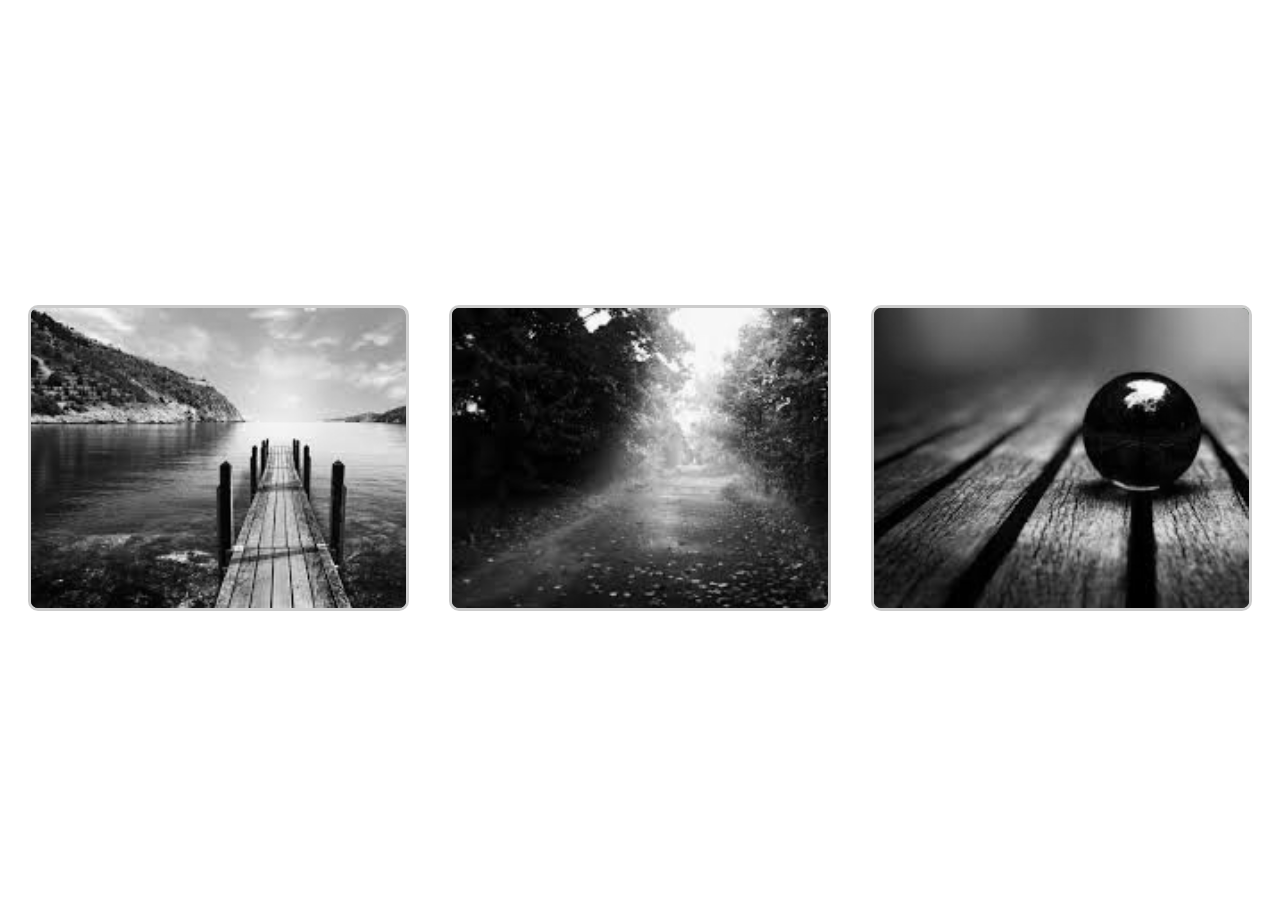
<file: Img_hover/index.html>
<!DOCTYPE html>
<html lang="en" dir="ltr">
<head>
    <meta charset="utf-8">
    <meta name="viewport" content="width-device-width,inital-scale=1">
    <title>IMG_Hover</title>
    <link rel="stylesheet" href="./style.css">
</head>
<body>
    <div class="image-hover">
    <div class="image">
        <img src="sample1.jpg" alt="sample">
    </div>
    <div class="image">
        <img src="sample2.jpg" alt="sample">
    </div>
    <div class="image">
        <img src="sample3.jpg" alt="sample">
    </div>
    </div>
</body>
</html>
</file>
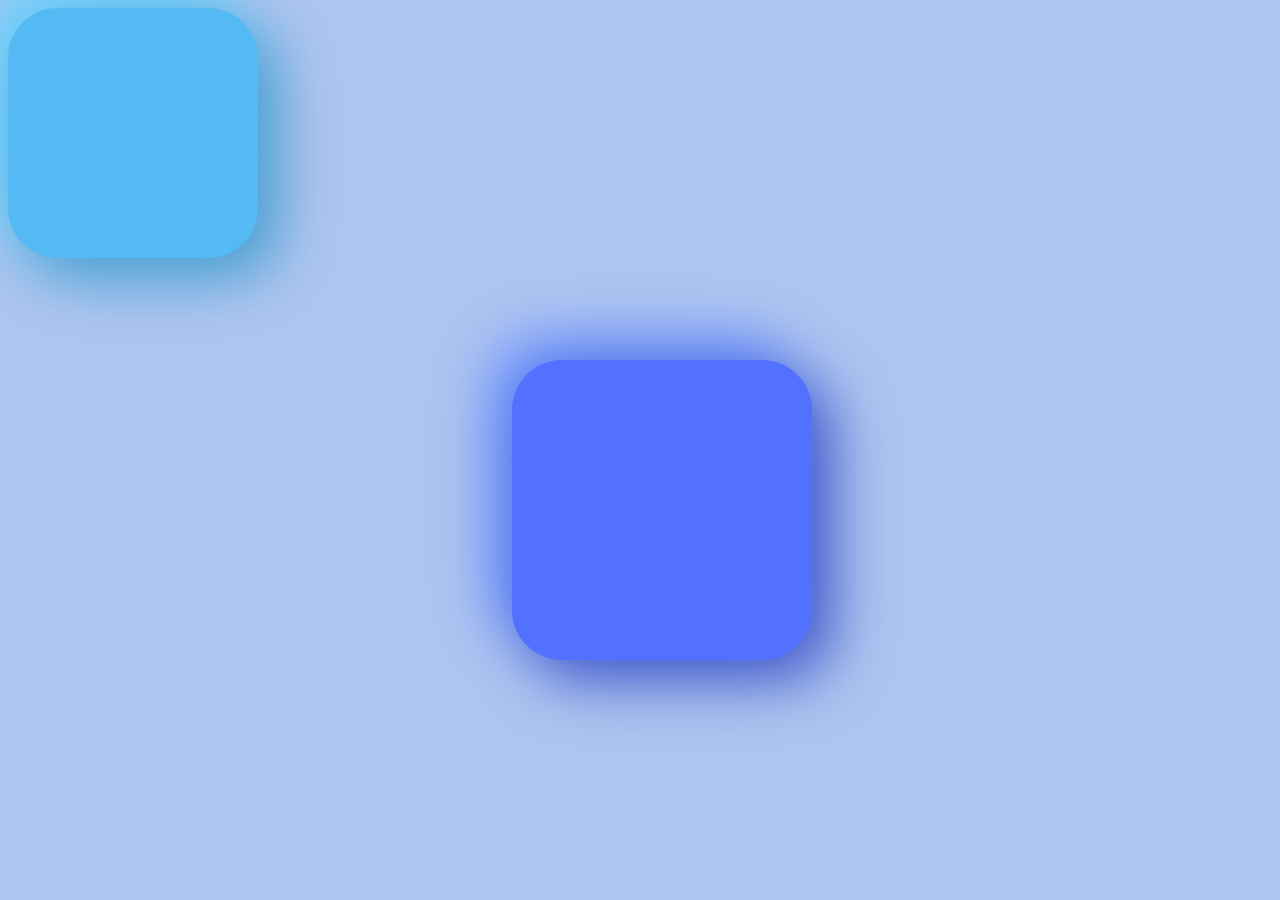
<file: Soft_UI/index.html>
<!DOCTYPE html>
<html lang="en">
<head>
    <meta charset="UTF-8">
    <meta name="viewport" content="width=device-width, initial-scale=1.0">
    <link rel="stylesheet" href="./style.css">
    <title>Soft UI</title>
</head>
<body>
    <div class="soft-ui"></div>
    <div class="copy-ui"></div>
</body>
</html>
</file>
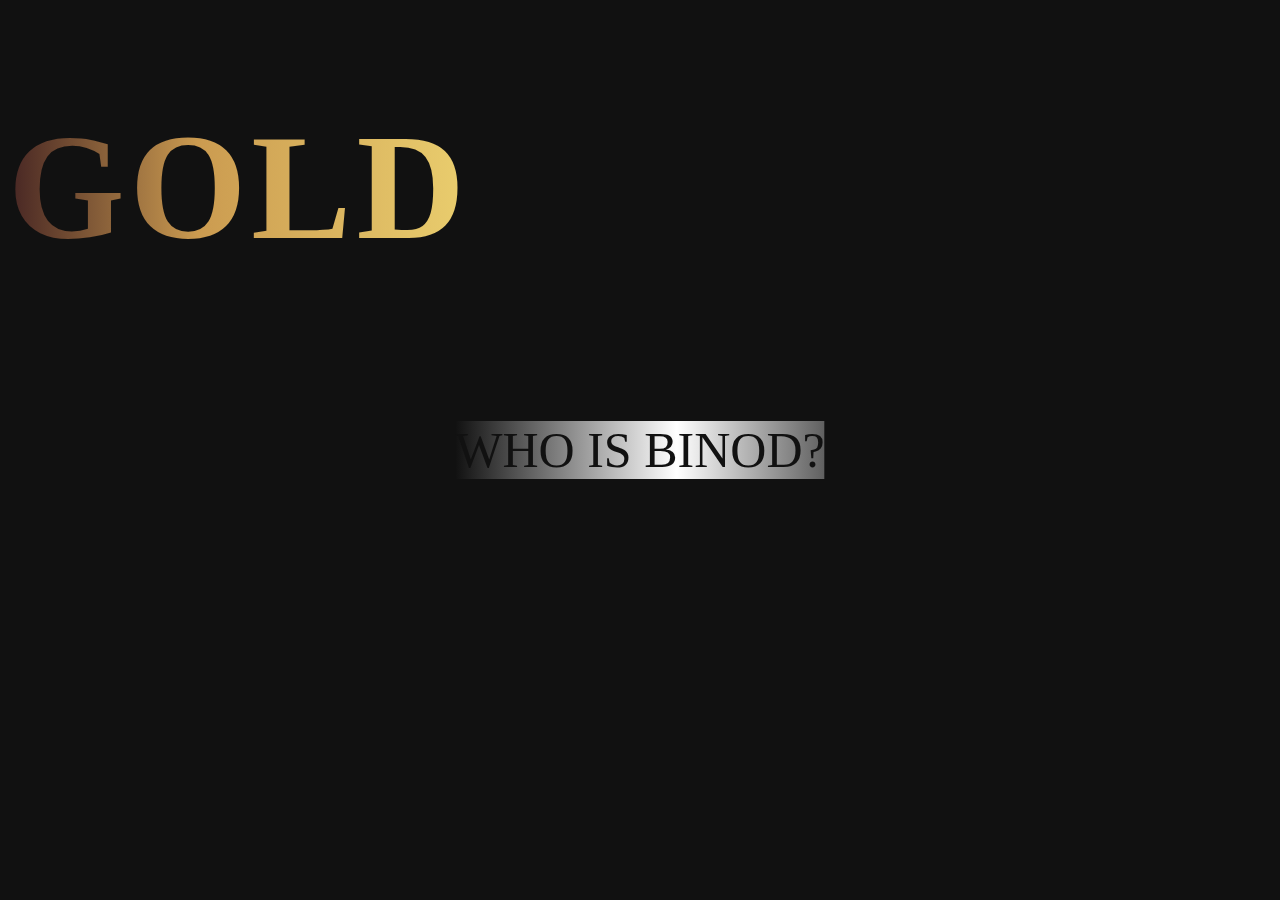
<file: Text_effects/index.html>
<!DOCTYPE html>
<html lang="en">
<head>
    <meta charset="UTF-8">
    <meta name="viewport" content="width=device-width, initial-scale=1.0">
    <link rel="stylesheet" href="./style.css">
    <title>Text Effects</title>
</head>
<body>
    <h1 class="gold">GOLD</h1>
    <h1 class="shine">Who is Binod?</h1>
</body>
</html>
</file>
<file: Img_hover/style.css>
.image-hover{
        margin:0;
        padding:0;
        /* 100% */
        height: 100vh;
        display:flex;
        align-items: center;
        justify-content: center;
        /* background: #333; */
    }
    .image{
        width: auto;
        height: 33.33%;
        overflow: hidden;
        cursor: pointer;
        position: sticky;
        margin: 0 20px;
        border-radius: 10px;
        border: 3px solid #cccccc;
    }
    .image img{
        width: 100%;
        height: 100%;
    }
    .image::before{
        content: " ";
        position: absolute;
        left: 0;
        top: 0;
        width: 100%;
        height: 100%;
        background-size: cover;
        filter: grayscale(100%);
        transition: .5s linear;
    }
    .image:hover::before{
        width: 0;
    }
    .image:nth-child(1)::before{
        background-image: url('sample1.jpg');
    }
    .image:nth-child(2)::before{
        background-image: url('sample2.jpg');
    }
    .image:nth-child(3)::before{
        background-image: url('sample3.jpg');
    }
</file>
<file: Soft_UI/style.css>
body{
    background-color: rgb(174, 197, 240);
}
.soft-ui{
    position: absolute;
    cursor: pointer;
    width: 300px;height: 300px;
    top: 40%; left: 40%;
    background: #5271ff;
    box-shadow: 20px 20px 61px #4159c9,
                -20px -20px 61px #6389ff;
    border-radius: 50px;

}

.copy-ui{
    height: 250px;width: 250px;

    border-radius: 50px;
    background: #55b9f3;
    box-shadow:  20px 20px 60px #489dcf, 
                -20px -20px 60px #62d5ff;
}
</file>
<file: Text_effects/style.css>
.gold{
    color: transparent;
    font-size: 150px;
    font-family:'Times New Roman', Times, serif;
    letter-spacing: 5px;
    font-weight: bold;
    background-image: linear-gradient(
        to right,
        #462523 0,
        #cb9b50 15%,
        #f6e27a 45%,
        #f6f2c0 50%,
        #f6e27a 55%,
        #cb9b51 78%,
        #462525 100%
    );
    background-clip: text;
    -webkit-background-clip: text;
}
.shine{
    text-transform: uppercase;
    font-family: 'Century Gothic';
    font-weight: lighter;
    font-size: 50px!important;
    transform: translate(-50%,-50%);

    margin: 0;
    position: absolute;
    top: 50%; left: 50%;

    /* main design */
    background-image: linear-gradient(90deg,#111,#fff,#111);
    background-repeat: no-repeat;
    background-size: 120% 100%;
    background-clip: inherit;
    color: #111111;
    animation: shining 5s linear infinite;
}
@keyframes shining{
    0%{
        background-position: -550% 0;
    }
    100%{
        background-position: 550% 0;
    }
}
body{
    background-color: #111;
}
</file>
